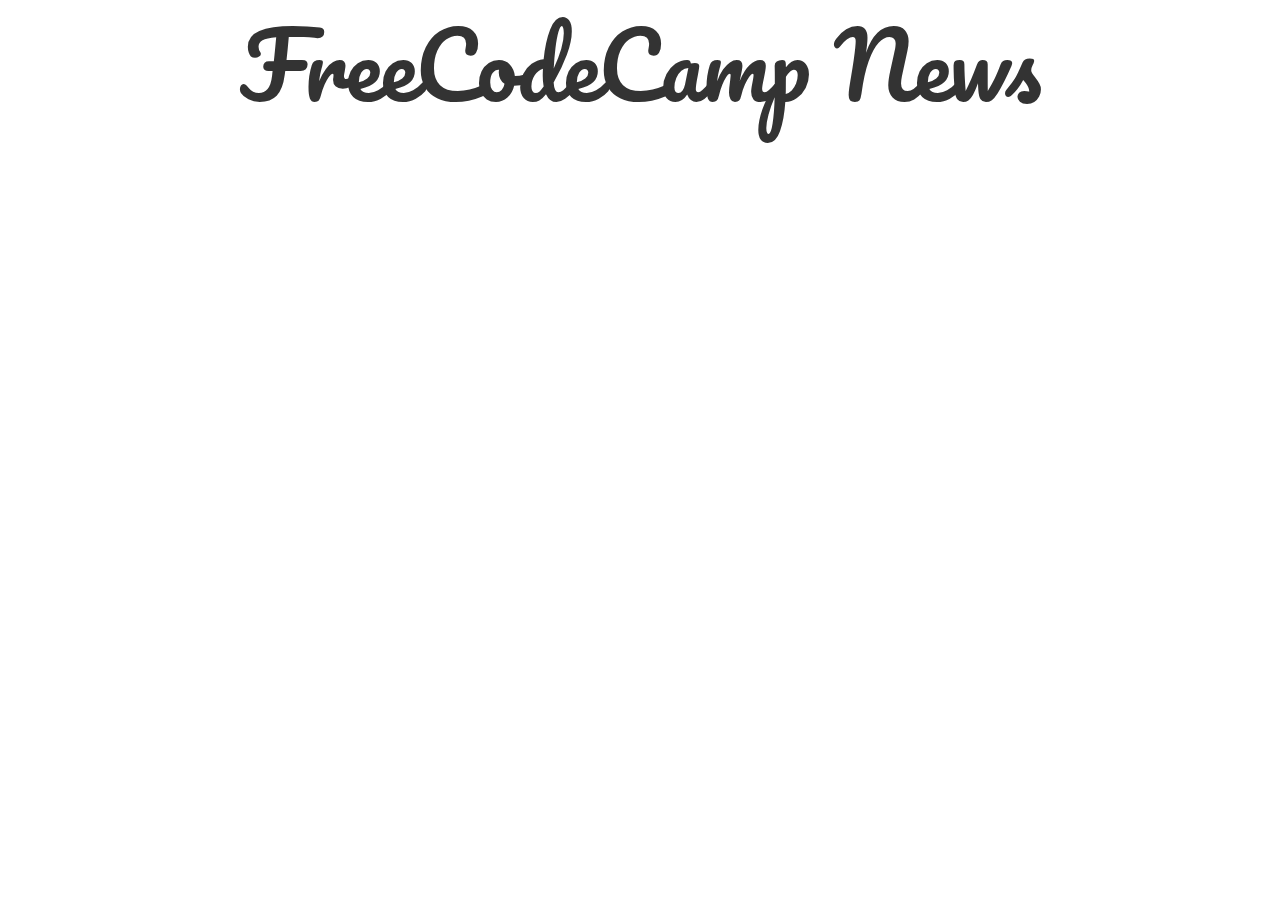
<file: codecampnews/index.html>
<!DOCTYPE html>
<html >
  <head>
    <meta charset="UTF-8">
    <title>CodeCampNews</title>
    
    
    
    <link rel='stylesheet prefetch' href='https://maxcdn.bootstrapcdn.com/bootstrap/3.3.5/css/bootstrap.min.css'>

        <link rel="stylesheet" href="css/style.css">

    
    
    
  </head>

  <body>

    <body>
  <div class="header">FreeCodeCamp News</div>
  <div class="news"></div>
</body>
    <script src='http://cdnjs.cloudflare.com/ajax/libs/jquery/2.1.3/jquery.min.js'></script>
<script src='http://cdnjs.cloudflare.com/ajax/libs/jquery/2.1.3/jquery.min.js'></script>

        <script src="js/index.js"></script>

    
    
    
  </body>
</html>
</file>
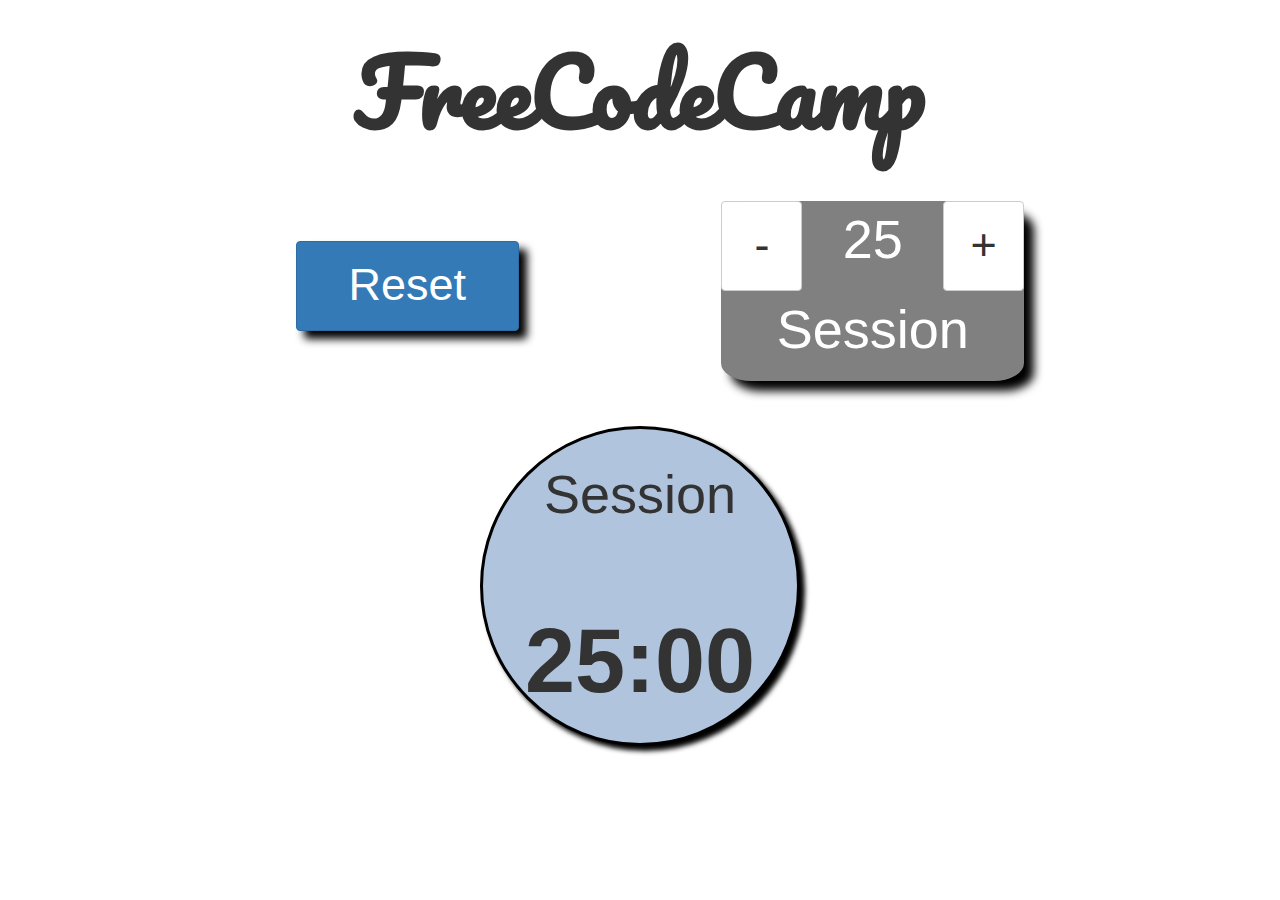
<file: pomodoro-clock/index.html>
<!DOCTYPE html>
<html >
  <head>
    <meta charset="UTF-8">
    <title>Pomodoro-clock</title>
    
    
    
    <link rel='stylesheet prefetch' href='http://maxcdn.bootstrapcdn.com/bootstrap/3.3.5/css/bootstrap.min.css'>

        <link rel="stylesheet" href="css/style.css">

    
    
    
  </head>

  <body>

    <body>
  <div id="header">FreeCodeCamp</div>

  <div id="settings">
    <div class="row">
      <div class="col-xs-5">
        
<div class="button-text reset"><button class="btn btn-primary">Reset</button></div>
        
      </div>
      <div class="col-xs-2">
        <div id="gap"></div>
      </div>
      <div class="col-xs-5">
        <div id="session">
<div class="row">
          <div class="col-xs-4">
            <button class="btn btn-default minus-right">-</button>
          </div>
          <div class="col-xs-4 value-right">25
           </div>
          <div class="col-xs-4">
            <button class="btn btn-default plus-right">+</button>
          </div>
</div>
          <div class="button-text">Session</div>
        </div>
      </div>
    </div>
    
  </div>
  </div>
  <div id="container">
    <div id="dummy">
      <div id="clock">
        <p>Session</p>
        <p class="time" style="font-weight:bold">25:00</p>
      </div>
    </div>
  </div>
</body>
    <script src='http://cdnjs.cloudflare.com/ajax/libs/jquery/2.1.3/jquery.min.js'></script>
<script src='http://cdnjs.cloudflare.com/ajax/libs/jquery/2.1.3/jquery.min.js'></script>

        <script src="js/index.js"></script>

    
    
    
  </body>
</html>
</file>
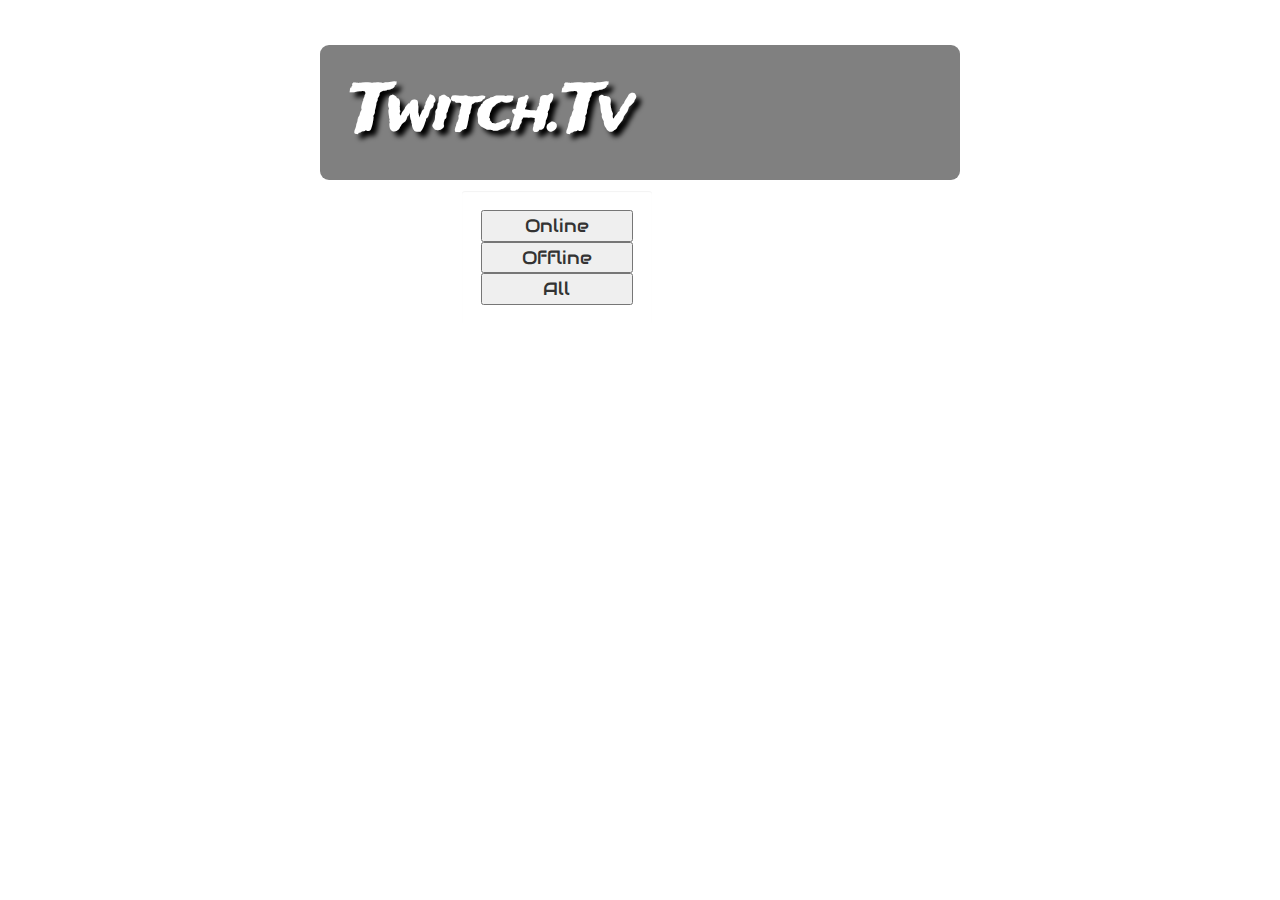
<file: twitch-tv/index.html>
<!DOCTYPE html>
<html >
  <head>
    <meta charset="UTF-8">
    <title>Twitch.tv</title>
    
    
    
    <link rel='stylesheet prefetch' href='https://maxcdn.bootstrapcdn.com/bootstrap/3.3.5/css/bootstrap.min.css'>

        <link rel="stylesheet" href="css/style.css">

    
    
    
  </head>

  <body>

    <body>

	<div class="header">
		<p>Twitch.Tv</p>

		<div class="well">
			<button class="online">Online</button>
			<button class="offline">Offline</button>
			<button class="all">All</button>
		</div>

	</div>
	
	
	<div class='list'>
	</div>


</body>
    <script src='http://cdnjs.cloudflare.com/ajax/libs/jquery/2.1.3/jquery.min.js'></script>

        <script src="js/index.js"></script>

    
    
    
  </body>
</html>
</file>
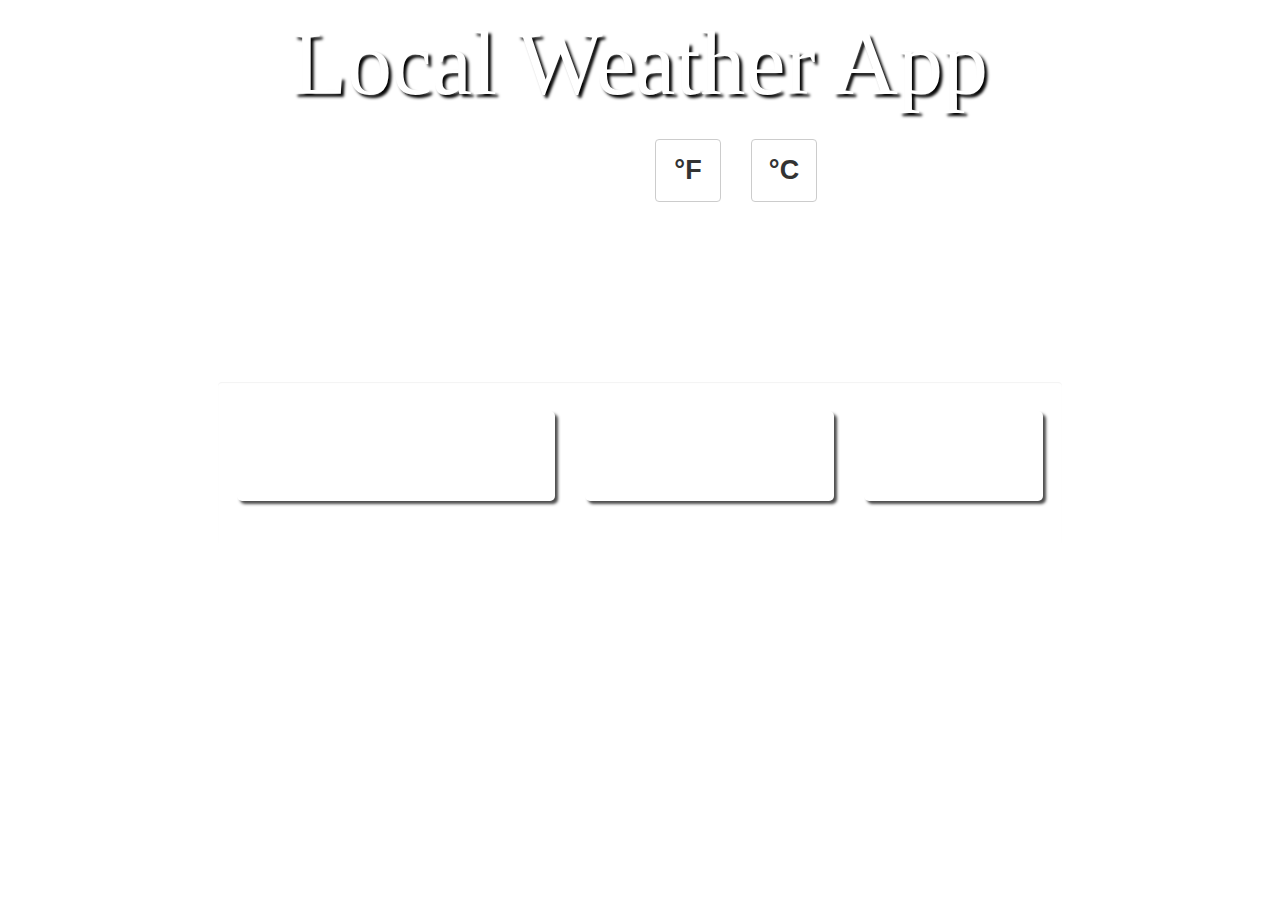
<file: weather/index.html>
<!DOCTYPE html>
<html >
  <head>
    <meta charset="UTF-8">
    <title>Weather</title>
    
    
    
    <link rel='stylesheet prefetch' href='https://maxcdn.bootstrapcdn.com/bootstrap/3.3.5/css/bootstrap.min.css'>

        <link rel="stylesheet" href="css/style.css">

    
    
    
  </head>

  <body>

    <body>
  <p class="header">Local Weather App
  </p>
  <div class="row second">
    <div class="col-xs-6">
      <p class="temp"></p>
    </div>
    <div class="col-xs-3">
      <button class="btn btn-default fah">&deg;F</button>
    </div>
    <div class="col-xs-3">
      <button class="btn btn-default cel">&deg;C</button>
    </div>

  </div>
  
  <div class="icon"></div>
  <div class="row">
    <div class="col-xs-2">
      
    </div>
    <div class="col-xs-8">
      <div class="well">
        <div class="row">

          <div class="col-xs-5">
            <div class="city">
              <p class="city-text"></p>
            </div>
          </div>
          <div class="col-xs-4">
            <div class="weather">
              <p class="weather-text"></p>
            </div>
          </div>
          <div class="col-xs-3">
            <div class="wind">
              <p class="wind-text"></p>
            </div>
          </div>


        </div>


      </div>
    </div>
    <div class="col-xs-2"></div>

  </div>
</body>
    <script src='http://cdnjs.cloudflare.com/ajax/libs/jquery/2.1.3/jquery.min.js'></script>

        <script src="js/index.js"></script>

    
    
    
  </body>
</html>
</file>
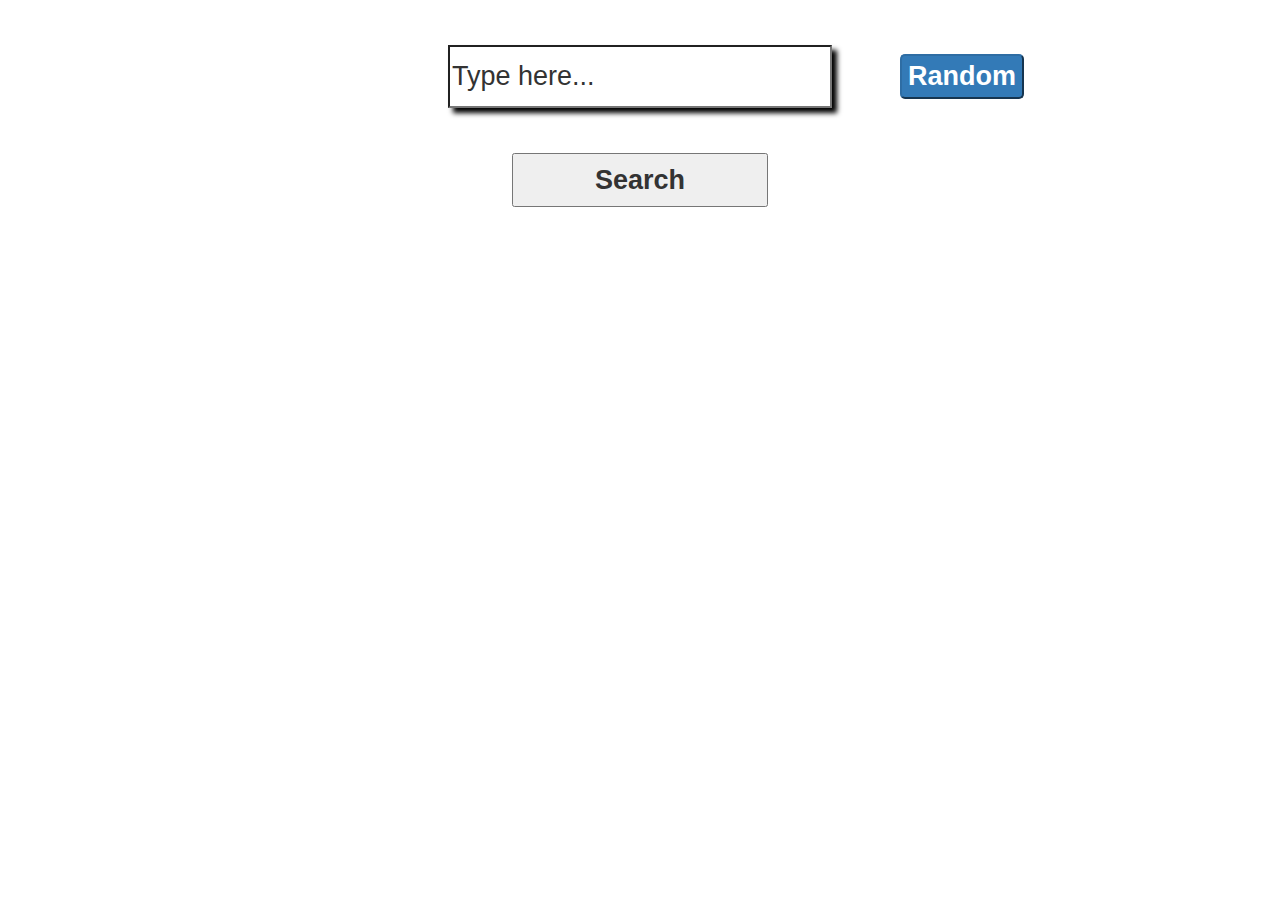
<file: wikipedia/index.html>
<!DOCTYPE html>
<html >
  <head>
    <meta charset="UTF-8">
    <title>wikipedia</title>
    
    
    
    <link rel='stylesheet prefetch' href='https://maxcdn.bootstrapcdn.com/bootstrap/3.3.5/css/bootstrap.min.css'>

        <link rel="stylesheet" href="css/style.css">

    
    
    
  </head>

  <body>

    <body>

  <input type="text" value="Type here...">
  
  <a href="https://en.wikipedia.org/wiki/Special:Random" target="_blank"><button class="btn-primary">Random</button></a>


  <button class="search">Search</button>
  <div class="empty"></div>

</body>
    <script src='http://cdnjs.cloudflare.com/ajax/libs/jquery/2.1.3/jquery.min.js'></script>

        <script src="js/index.js"></script>

    
    
    
  </body>
</html>
</file>
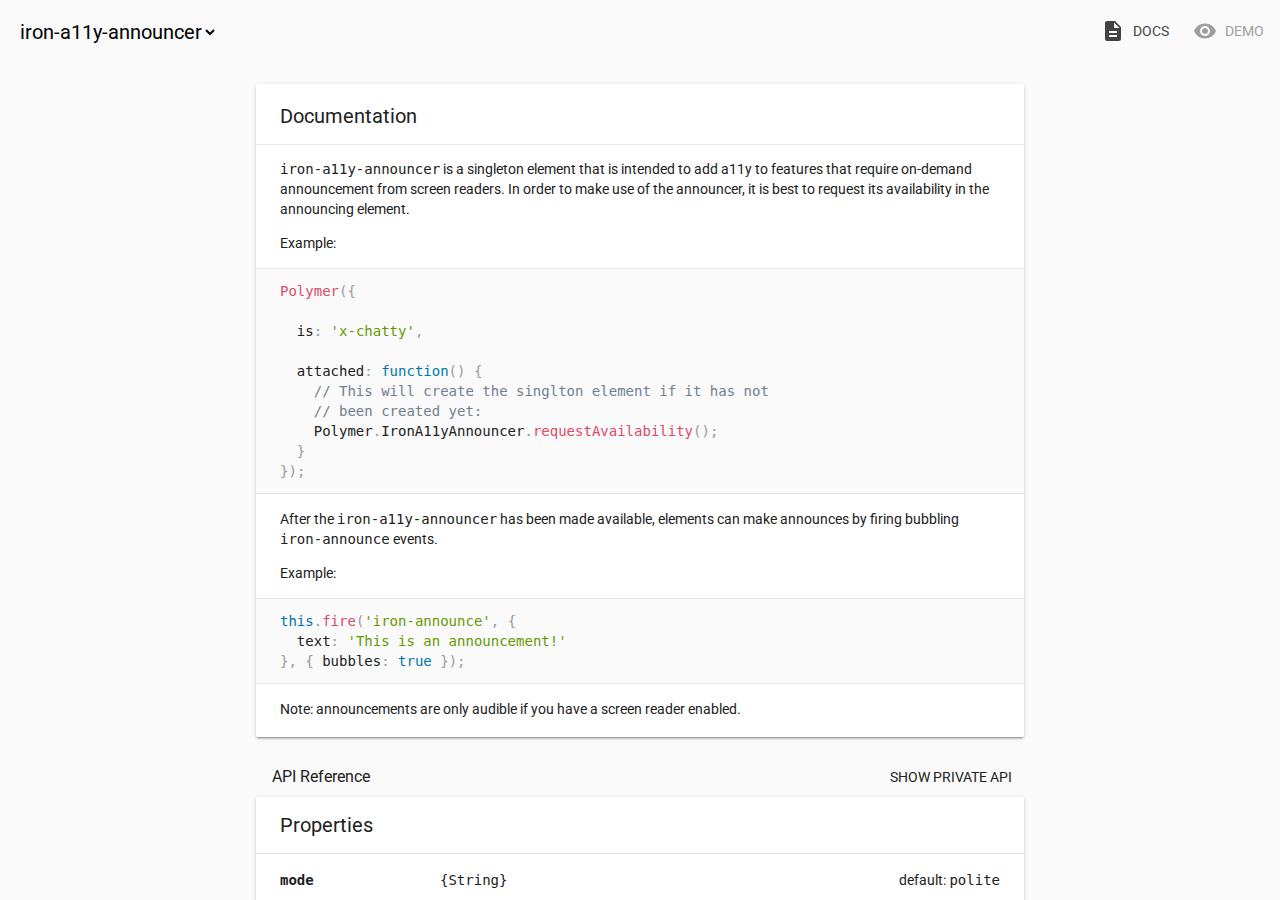
<file: bower_components/iron-a11y-announcer/index.html>
<!doctype html>
<!--
@license
Copyright (c) 2015 The Polymer Project Authors. All rights reserved.
This code may only be used under the BSD style license found at http://polymer.github.io/LICENSE.txt
The complete set of authors may be found at http://polymer.github.io/AUTHORS.txt
The complete set of contributors may be found at http://polymer.github.io/CONTRIBUTORS.txt
Code distributed by Google as part of the polymer project is also
subject to an additional IP rights grant found at http://polymer.github.io/PATENTS.txt
-->

<html>
<head>

  <title>iron-a11y-announcer</title>
  <meta charset="utf-8">
  <meta name="viewport" content="width=device-width, initial-scale=1.0">

  <script src="../webcomponentsjs/webcomponents-lite.js"></script>
  <link rel="import" href="../iron-component-page/iron-component-page.html">

</head>
<body>

  <iron-component-page></iron-component-page>

</body>
</html>
</file>
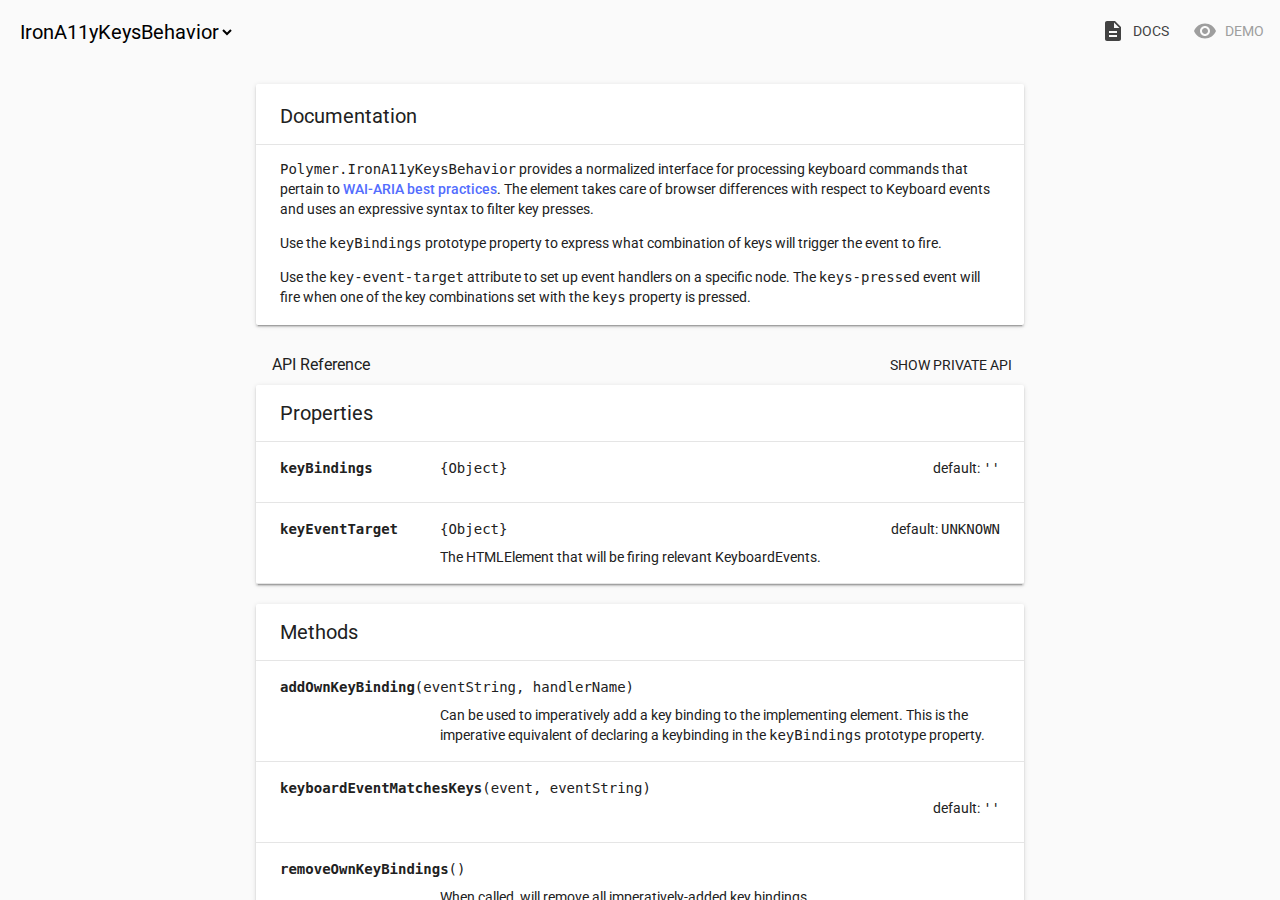
<file: bower_components/iron-a11y-keys-behavior/index.html>
<!doctype html>
<!--
@license
Copyright (c) 2015 The Polymer Project Authors. All rights reserved.
This code may only be used under the BSD style license found at http://polymer.github.io/LICENSE
The complete set of authors may be found at http://polymer.github.io/AUTHORS
The complete set of contributors may be found at http://polymer.github.io/CONTRIBUTORS
Code distributed by Google as part of the polymer project is also
subject to an additional IP rights grant found at http://polymer.github.io/PATENTS
-->
<html>
<head>

  <title>iron-a11y-keys-behavior</title>
  <script src="../webcomponentsjs/webcomponents-lite.js"></script>
  <link rel="import" href="../iron-component-page/iron-component-page.html">

</head>
<body>

  <iron-component-page></iron-component-page>

</body>
</html>
</file>
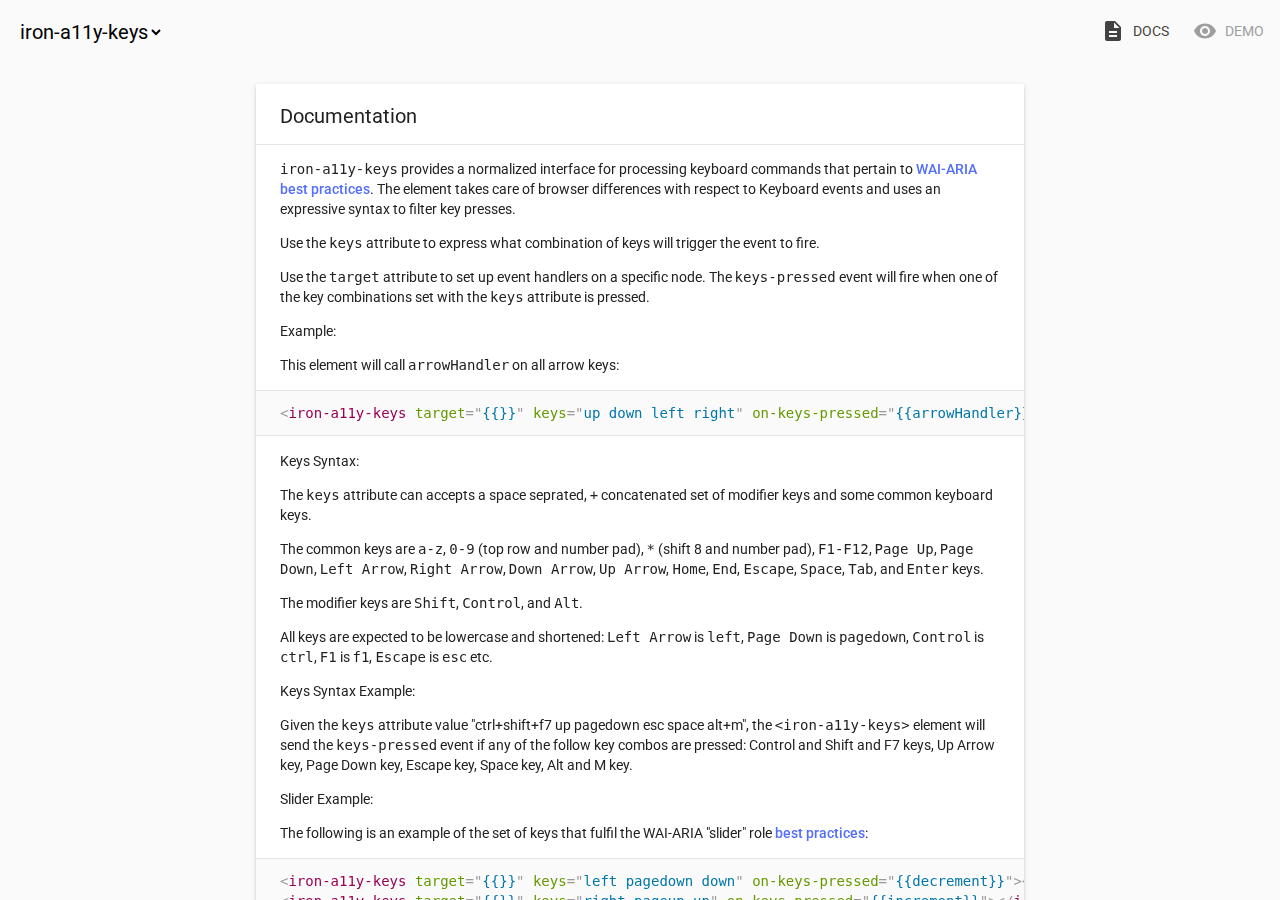
<file: bower_components/iron-a11y-keys/index.html>
<!doctype html>
<!--
@license
Copyright (c) 2015 The Polymer Project Authors. All rights reserved.
This code may only be used under the BSD style license found at http://polymer.github.io/LICENSE
The complete set of authors may be found at http://polymer.github.io/AUTHORS
The complete set of contributors may be found at http://polymer.github.io/CONTRIBUTORS
Code distributed by Google as part of the polymer project is also
subject to an additional IP rights grant found at http://polymer.github.io/PATENTS
-->
<html>
<head>

  <title>iron-a11y-keys</title>
  <script src="../webcomponentsjs/webcomponents-lite.js"></script>
  <link rel="import" href="../iron-component-page/iron-component-page.html">

</head>
<body>

  <iron-component-page></iron-component-page>

</body>
</html>
</file>
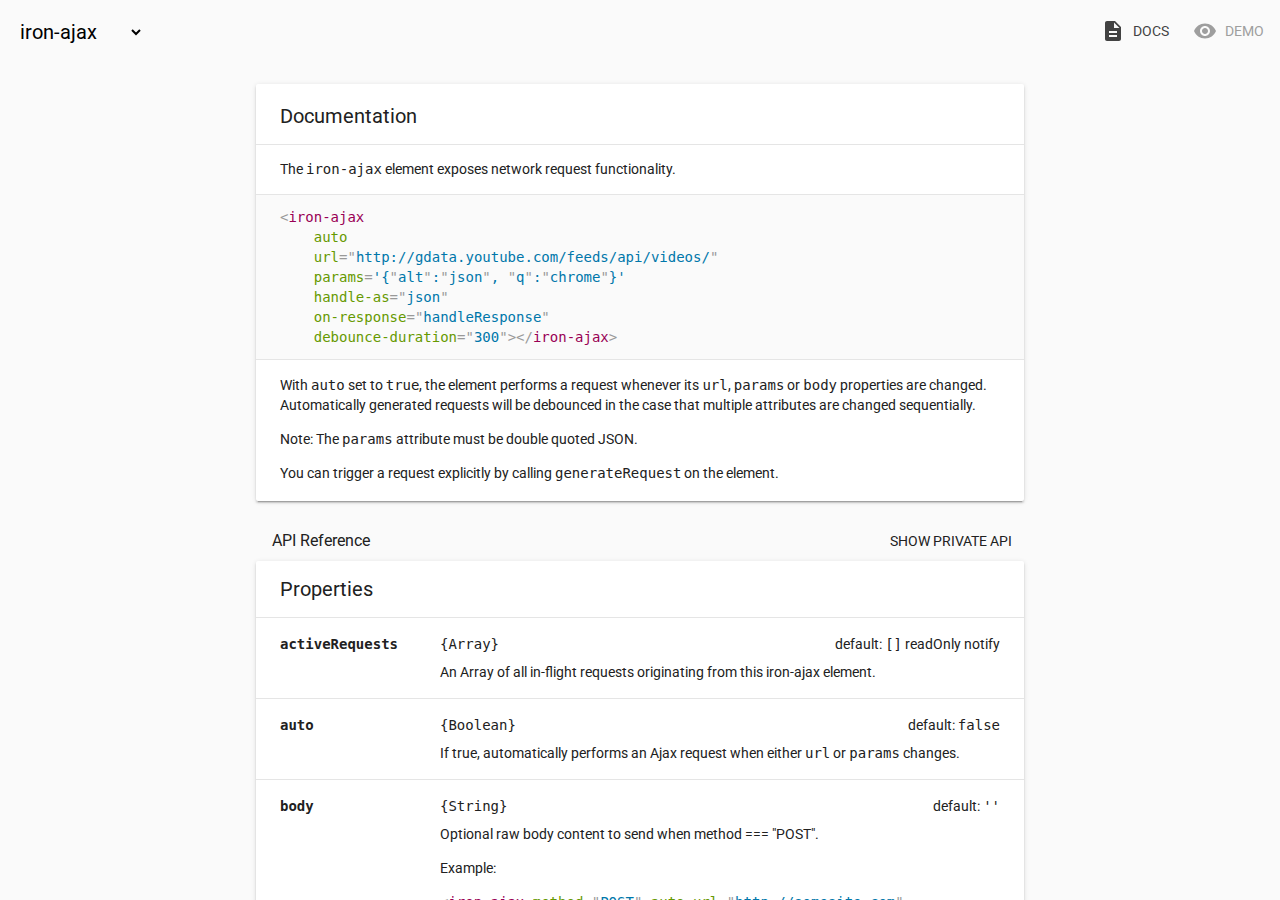
<file: bower_components/iron-ajax/index.html>
<!doctype html>
<!--
Copyright (c) 2015 The Polymer Project Authors. All rights reserved.
This code may only be used under the BSD style license found at http://polymer.github.io/LICENSE
The complete set of authors may be found at http://polymer.github.io/AUTHORS
The complete set of contributors may be found at http://polymer.github.io/CONTRIBUTORS
Code distributed by Google as part of the polymer project is also
subject to an additional IP rights grant found at http://polymer.github.io/PATENTS
-->
<html>
<head>

  <title>iron-ajax</title>
  <meta charset="utf-8">
  <meta name="viewport" content="width=device-width, initial-scale=1.0">

  <script src="../webcomponentsjs/webcomponents-lite.js"></script>
  <link rel="import" href="../iron-component-page/iron-component-page.html">

</head>
<body>

  <iron-component-page></iron-component-page>

</body>
</html>
</file>
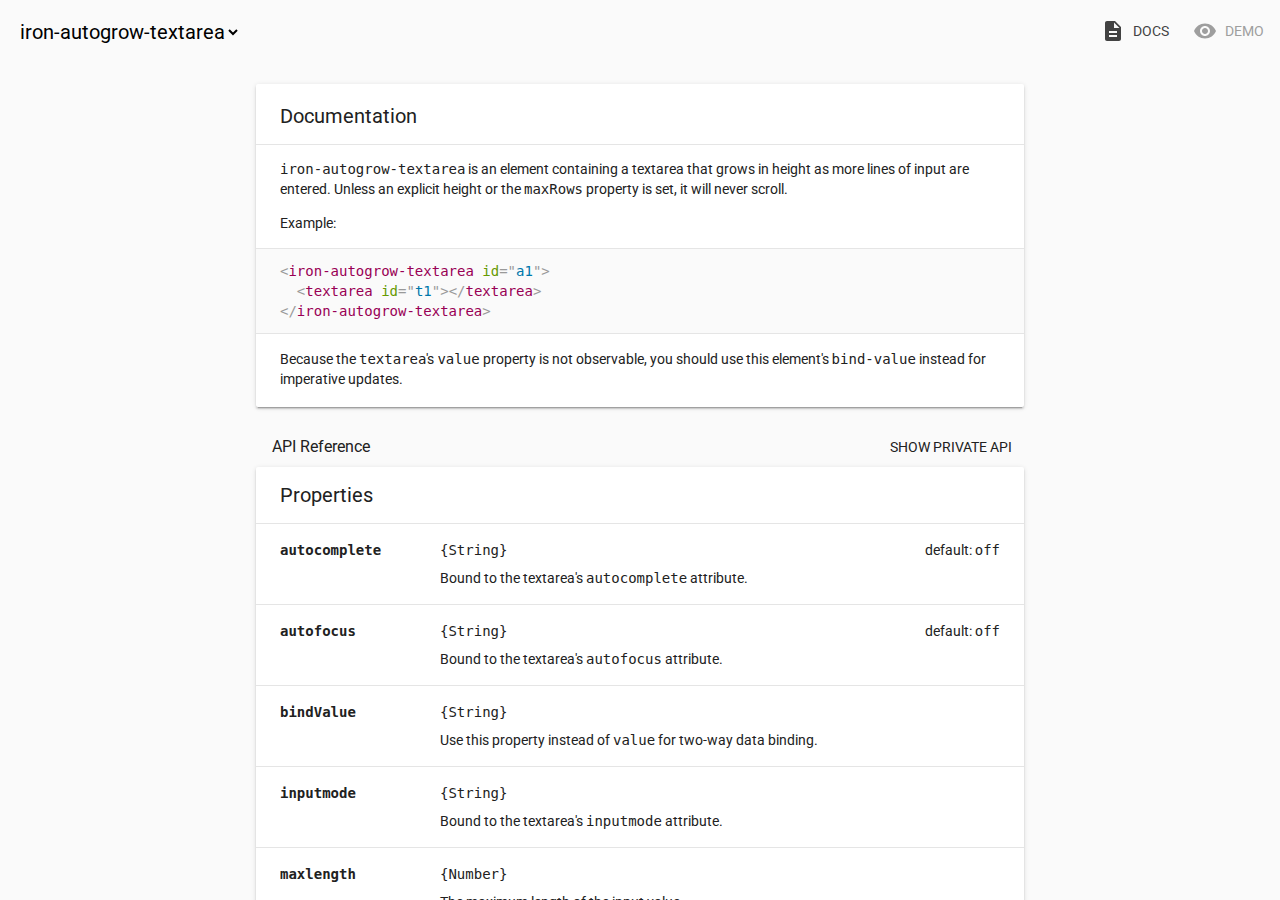
<file: bower_components/iron-autogrow-textarea/index.html>
<!doctype html>
<!--
@license
Copyright (c) 2015 The Polymer Project Authors. All rights reserved.
This code may only be used under the BSD style license found at http://polymer.github.io/LICENSE.txt
The complete set of authors may be found at http://polymer.github.io/AUTHORS.txt
The complete set of contributors may be found at http://polymer.github.io/CONTRIBUTORS.txt
Code distributed by Google as part of the polymer project is also
subject to an additional IP rights grant found at http://polymer.github.io/PATENTS.txt
-->
<html>
  <head>

    <meta charset="utf-8">
    <meta name="viewport" content="width=device-width, minimum-scale=1.0, initial-scale=1.0, user-scalable=yes">

    <title>iron-autogrow-textarea</title>

    <script src="../webcomponentsjs/webcomponents-lite.js"></script>

    <link rel="import" href="../polymer/polymer.html">
    <link rel="import" href="../iron-component-page/iron-component-page.html">

  </head>
  <body>

    <iron-component-page></iron-component-page>

  </body>
</html>
</file>
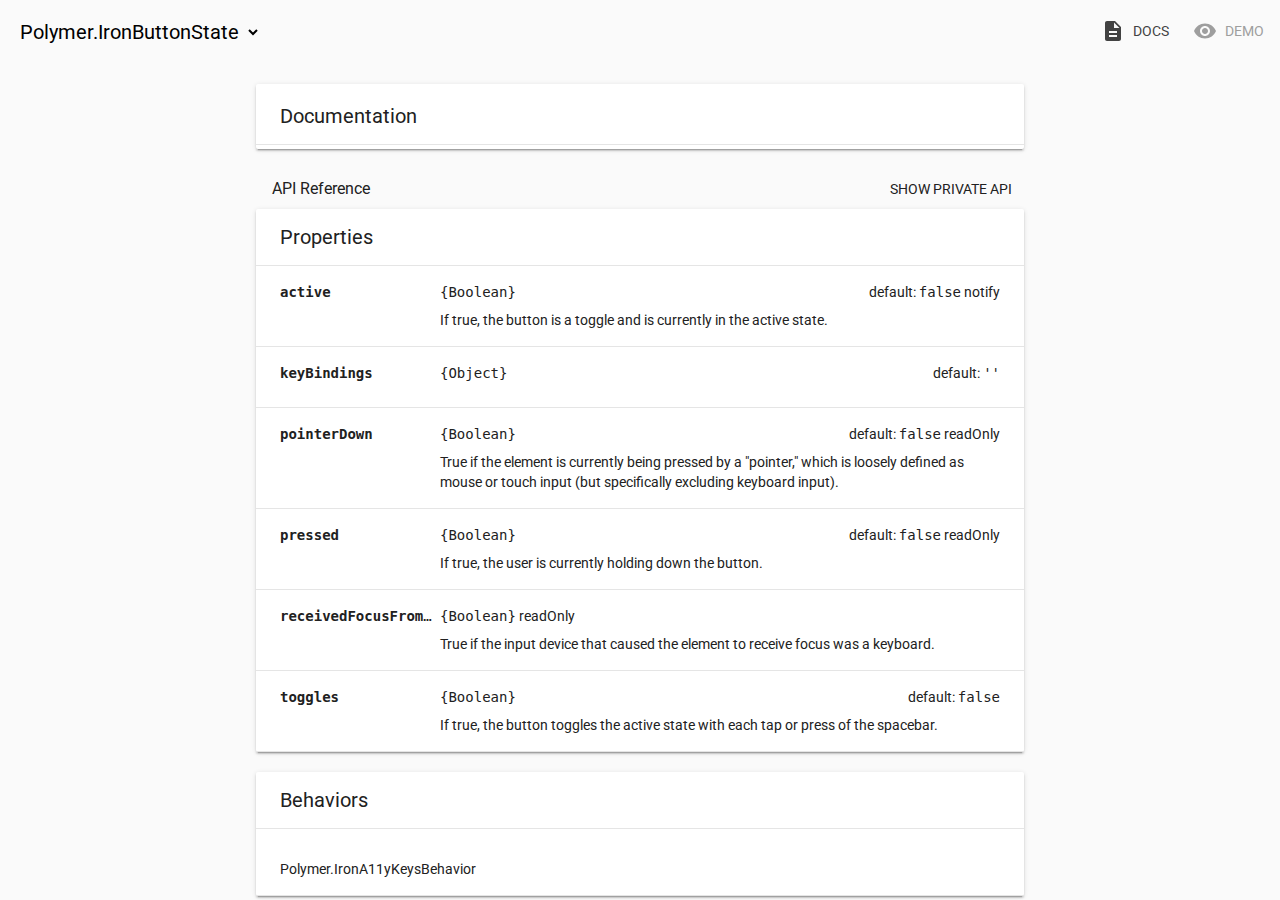
<file: bower_components/iron-behaviors/index.html>
<!doctype html>
<!--
@license
Copyright (c) 2015 The Polymer Project Authors. All rights reserved.
This code may only be used under the BSD style license found at http://polymer.github.io/LICENSE.txt
The complete set of authors may be found at http://polymer.github.io/AUTHORS.txt
The complete set of contributors may be found at http://polymer.github.io/CONTRIBUTORS.txt
Code distributed by Google as part of the polymer project is also
subject to an additional IP rights grant found at http://polymer.github.io/PATENTS.txt
-->
<html>
<head>

  <title>Iron Behaviors</title>
  <meta charset="utf-8">
  <meta name="viewport" content="width=device-width, initial-scale=1.0">

  <script src="../webcomponentsjs/webcomponents-lite.js"></script>
  <link rel="import" href="../iron-component-page/iron-component-page.html">

</head>
<body>

  <iron-component-page src="iron-button-state.html"></iron-component-page>

</body>
</html>
</file>
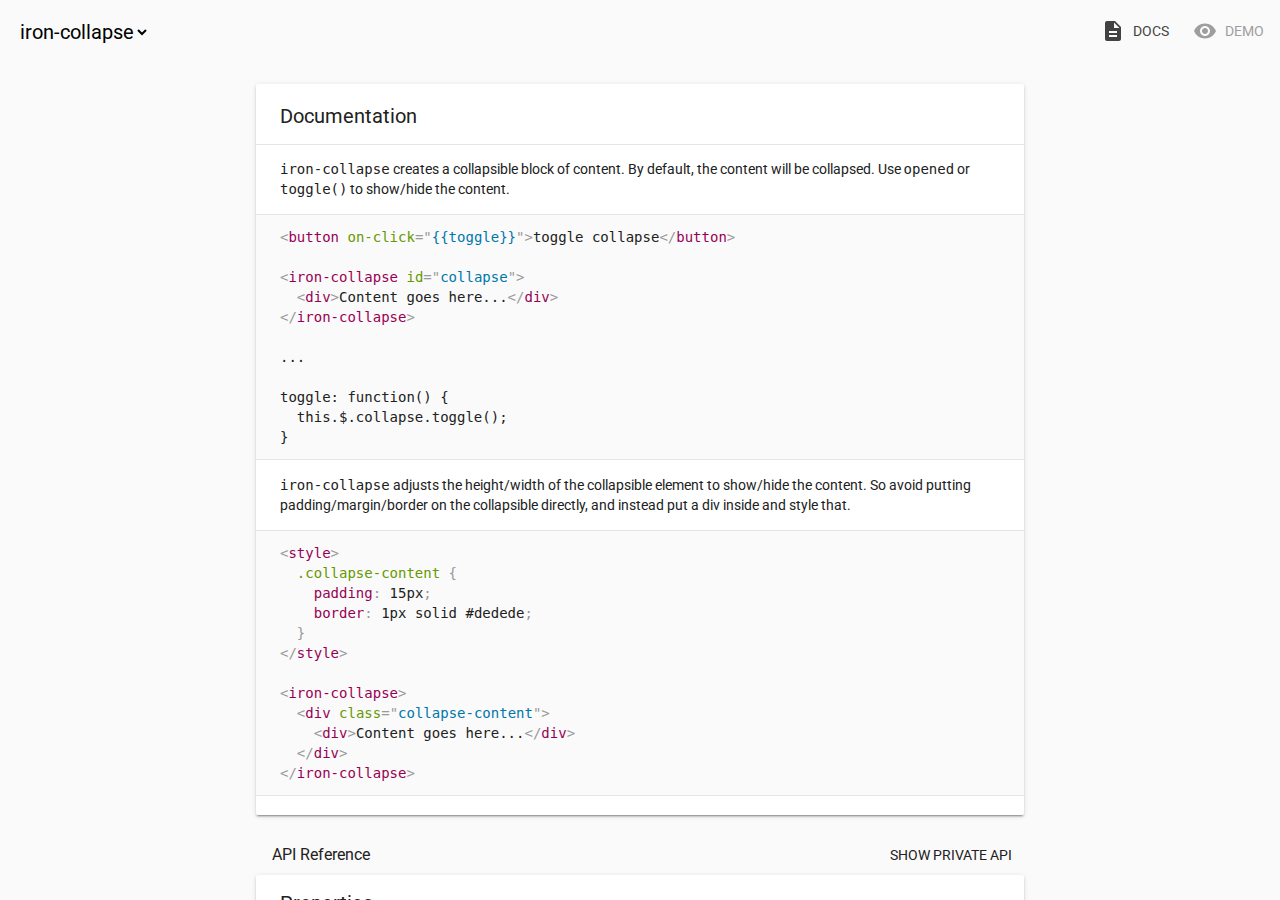
<file: bower_components/iron-collapse/index.html>
<!doctype html>
<!--
@license
Copyright (c) 2015 The Polymer Project Authors. All rights reserved.
This code may only be used under the BSD style license found at http://polymer.github.io/LICENSE.txt
The complete set of authors may be found at http://polymer.github.io/AUTHORS.txt
The complete set of contributors may be found at http://polymer.github.io/CONTRIBUTORS.txt
Code distributed by Google as part of the polymer project is also
subject to an additional IP rights grant found at http://polymer.github.io/PATENTS.txt
-->

<html>
  <head>

    <meta charset="utf-8">
    <meta name="viewport" content="width=device-width, minimum-scale=1.0, initial-scale=1.0, user-scalable=yes">

    <title>iron-collapse</title>

    <script src="../webcomponentsjs/webcomponents-lite.js"></script>

    <link rel="import" href="../polymer/polymer.html">
    <link rel="import" href="../iron-component-page/iron-component-page.html">

  </head>
  <body>

    <iron-component-page></iron-component-page>

  </body>
</html>
</file>
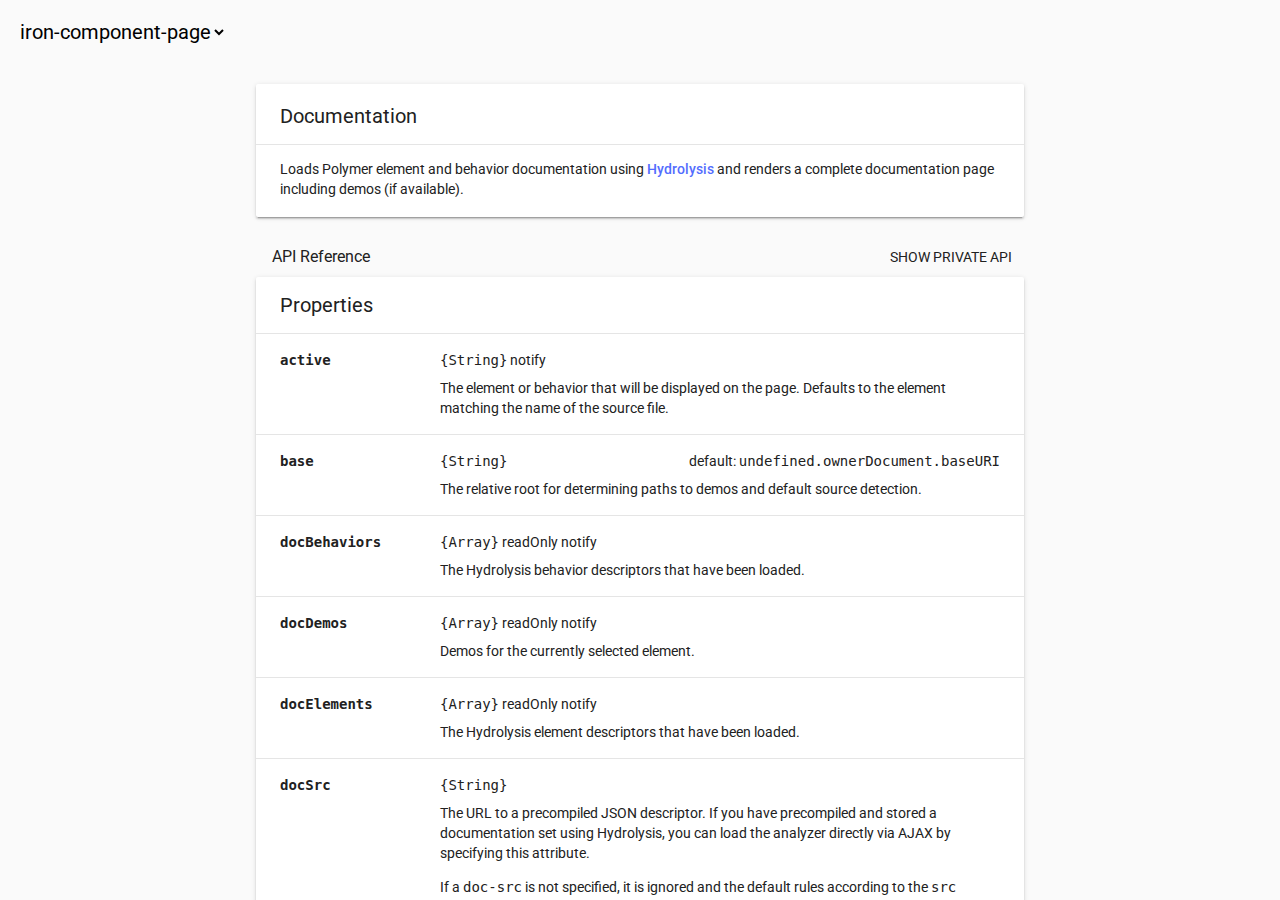
<file: bower_components/iron-component-page/index.html>
<!doctype html>
<!--
@license
Copyright (c) 2015 The Polymer Project Authors. All rights reserved.
This code may only be used under the BSD style license found at http://polymer.github.io/LICENSE
The complete set of authors may be found at http://polymer.github.io/AUTHORS
The complete set of contributors may be found at http://polymer.github.io/CONTRIBUTORS
Code distributed by Google as part of the polymer project is also
subject to an additional IP rights grant found at http://polymer.github.io/PATENTS
-->
<html>
<head>

  <meta charset="utf-8">
  <meta name="viewport" content="width=device-width, initial-scale=1.0">

  <script src="../webcomponentsjs/webcomponents-lite.js"></script>
  <link rel="import" href="../iron-component-page/iron-component-page.html">
</head>
<body>

  <iron-component-page></iron-component-page>

</body>
</html>
</file>
<file: codecampnews/css/style.css>
@import url(https://fonts.googleapis.com/css?family=Pacifico);

body{
  
   background: url("http://allpicts.in/download/1453/Vintage_Pattern_HD_Wallpaper_gold.jpg") no-repeat center center fixed; 
  
  -webkit-background-size: cover;
  -moz-background-size: cover;
  -o-background-size: cover;
  background-size: cover;
}
.header{
  height:20vh;
  font-size:10vh;
  text-align:center;
  font-family:Pacifico;
}
.test{
  font-size:8vh;
  color:black;
  width:18%;
  height:45vh;
  background-color:white;
  text-align:center;
  display:inline-block;
  margin-right:2%;
  margin-bottom:3vh;
    
  
}
.news{
  margin-left:2%;
  width:96%;
}


img{
  width:100%;
  height:70%;
}
img:hover{
  opacity:0.5;
}

.img-text{
  position:relative;
  font-size:2.5vh;
  height:30%;
  background-color:orange;
 border-radius:5%;
}

.headline{
position:absolute;
  margin-left:5%;
  margin-top:5%;
  
}

.upvotes{
  position:absolute;
  margin-top:15%;
    margin-left:5%;
}
</file>
<file: pomodoro-clock/css/style.css>
@import url(http://fonts.googleapis.com/css?family=Pacifico);

body{
  background: url("http://files.customize.org/thumbnails/larger/28750.jpg") no-repeat center center fixed; 
  
  -webkit-background-size: cover;
  -moz-background-size: cover;
  -o-background-size: cover;
  background-size: cover;
}
#header {
  font-family: Pacifico;
  font-size: 10vh;
  font-weight: bold;
  text-align: center;
  margin-top: 3vh;
  text-shadow:4px 4px 4px white;
}




#session{
 
  
  height: 20vh;
  background-color: grey;
 
  box-shadow: 10px 10px 10px black;
  border-radius: 10%;
}
.btn{
  width:100%;
  height:10vh;
  font-size:5vh;
}


#settings {
  
  margin-top: 5vh;
  width: 60%;
  margin-left: 20%;
}
.button-text{
  font-size:6vh;
  text-align:center;
  color:white;
}

.value-left,.value-right{
  color:white;
  text-align:center;
  font-size:6vh;
}
#container{
  margin-top:5vh;
  margin-left:auto;
  margin-right:auto;
  position:relative;
  
  width:25%;
}
#dummy{
  padding:50%;
  
}
#clock {
  position:absolute;
  top:0;
  bottom:0;
  left:0;
  right:0;
  
  background-color: #B0C4DE;
  border: solid 3px black;
  border-radius:100%;
  box-shadow:5px 5px 5px black;
}

#clock:hover{

 opacity: 0.7;
    filter: alpha(opacity=70);
box-shadow: 10px 10px 10px black;

}
p{
  text-align:center;
  font-size:6vh;
  padding:3vh;
}
.time{
  font-size:10vh;
}

.reset{
  vertical-align:center;
  padding:40px;
  
}
.reset>button{
  box-shadow:8px 8px 8px black;
}
</file>
<file: twitch-tv/css/style.css>
@import url(https://fonts.googleapis.com/css?family=Trade+Winds);
@import url(https://fonts.googleapis.com/css?family=Bangers);
@import url(https://fonts.googleapis.com/css?family=Audiowide);
.header>p {
  color:white;
  text-shadow:5px 5px 5px black;
  font-weight: bold;
  font-size: 7vh;
  margin-left: 5%;
  line-height: 15vh;
  font-family: Trade Winds;
}

p,.well{
  display:inline-block;
}

.header {
  margin-bottom:1vh;
  margin-top: 5vh;
  margin-left: auto;
  margin-right: auto;
  width: 50%;
  height: 15vh;
  background-color: grey;
  border-radius: 1vh;
}

.well{
  background-color:transparent;
  border-color:transparent;
  vertical-align:middle;
  width:30%;
  margin-left:22%;
}
.well>*{
  width:100%;
  font-family:Audiowide;
  font-size:2vh;
}
.online:hover{
  background-color:green;
  transition:background-color linear 1s;
}

.offline:hover{
  background-color:#ff4c4c;
  transition:background-color linear 1s;
}

.all:hover{
  background-color:yellow;
  transition:background-color linear 1s;
}

.test{
   margin-bottom:1vh;
  margin-left: 25%;
 
  width: 50%;
  height: 15vh;
  background-color: grey;
  border-radius: 1vh;
}

.test>img{
  width:17%;
  height:15vh;
}
.test>p{
	
  font-size:4vh;
  color:black;
  font-family:Bangers;
  margin-left:5%;
}
.test:hover{
  box-shadow:7px 7px 7px black;
  transition: box-shadow linear 0.3s;
}

a{
	color:white;
	  text-decoration: none;
}
a:hover{
	  text-decoration: none;
	text-shadow:2px 2px 2px black;
}
.off{
	background-color:red;

}
.on{
	background-color:blue;
}
</file>
<file: weather/css/style.css>
@import url(https://www.google.com/fonts#QuickUsePlace:quickUse/Family:Shadows+Into+Light);

body{
  
 background:url("https://wallpaperscraft.com/image/field_horizon_clouds_layers_veil_cloudy_bad_weather_52178_1280x800.jpg") no-repeat center center fixed;
  -webkit-background-size: cover;
  -moz-background-size: cover;
  -o-background-size: cover;
  background-size: cover;
}

.header{
text-align:center;
  font-family: 'Shadows Into Light', cursive;
  font-size:10vh;
  color:white;
  text-shadow:3px 3px 3px black;
  
}
.well{
  
  height:18vh;
  
  margin-top:20vh;
 
 background-color: rgba(255,255,255,0);
  border:none;
}


.city{
  
  width:100%;
  height:10vh;
  box-shadow:3px 3px 3px black;

}
.city-text,.weather-text,.wind-text{
  
  text-align:center;
  font-size:3vh;
  color:brown;
  font-weight:bold;
}
.city,.weather,.wind{
 
  background-color:white;
  border-radius:5px;
  line-height:10vh;
  opacity:0.7;
  
}
.weather{
  width:100%;
  height:10vh;
  box-shadow:3px 3px 3px black;
}
.wind{
  width:100%;
  height:10vh;
  box-shadow:3px 3px 3px black;

}

.second{
  width:30%;
  margin:auto;
}
.temp{
  font-size:5vh;
  color:white;
  font-weight:bold;
}
.btn{
  width:100%;
  height:7vh;
  font-weight:bold;
  font-size:3vh;
}

.btn:focus{
background-color:pink;  
}
.icon{
  width:10%;
  margin-left:45%;
}
</file>
<file: wikipedia/css/style.css>
input[type=text]{
  margintop:5vh;
  box-shadow:5px 5px 5px black;
  height:7vh;
  margin-left:35%;
  width:30%;
  font-size:3vh;
}
input{
  margin-top:5vh;
}

.search{
  font-weight:bold;
  font-size:3vh;
  height:6vh;
  margin-left:40%;
  width:20%;
  margin-top:5vh;
}

.empty{
  margin:auto;
  text-align:center;
  width:50%;
  line-height:100%;
}
body {
  
  background: url("https://i.ytimg.com/vi/DXoLdMbjwNM/maxresdefault.jpg") no-repeat center center fixed;
  -webkit-background-size: cover;
  -moz-background-size: cover;
  -o-background-size: cover;
  background-size: cover;
}



.test {
  text-align: center;
  box-shadow:5px 5px 5px white;
  height: 10vh;
  background-color: rgb(90,90,90);
  color:white;
  font-weight:bold;
  font-size:3vh;
  margin-top:3%;
  border-radius:10px;
  line-height:10vh;
  
}

.test:hover{
  filter:invert(100%);
   transition:filter 0.3s linear;
  
}

.btn-primary{
  margin-left:5%;
  border-radius:5px;
  font-size:3vh;
  font-weight:bold;
}
</file>
